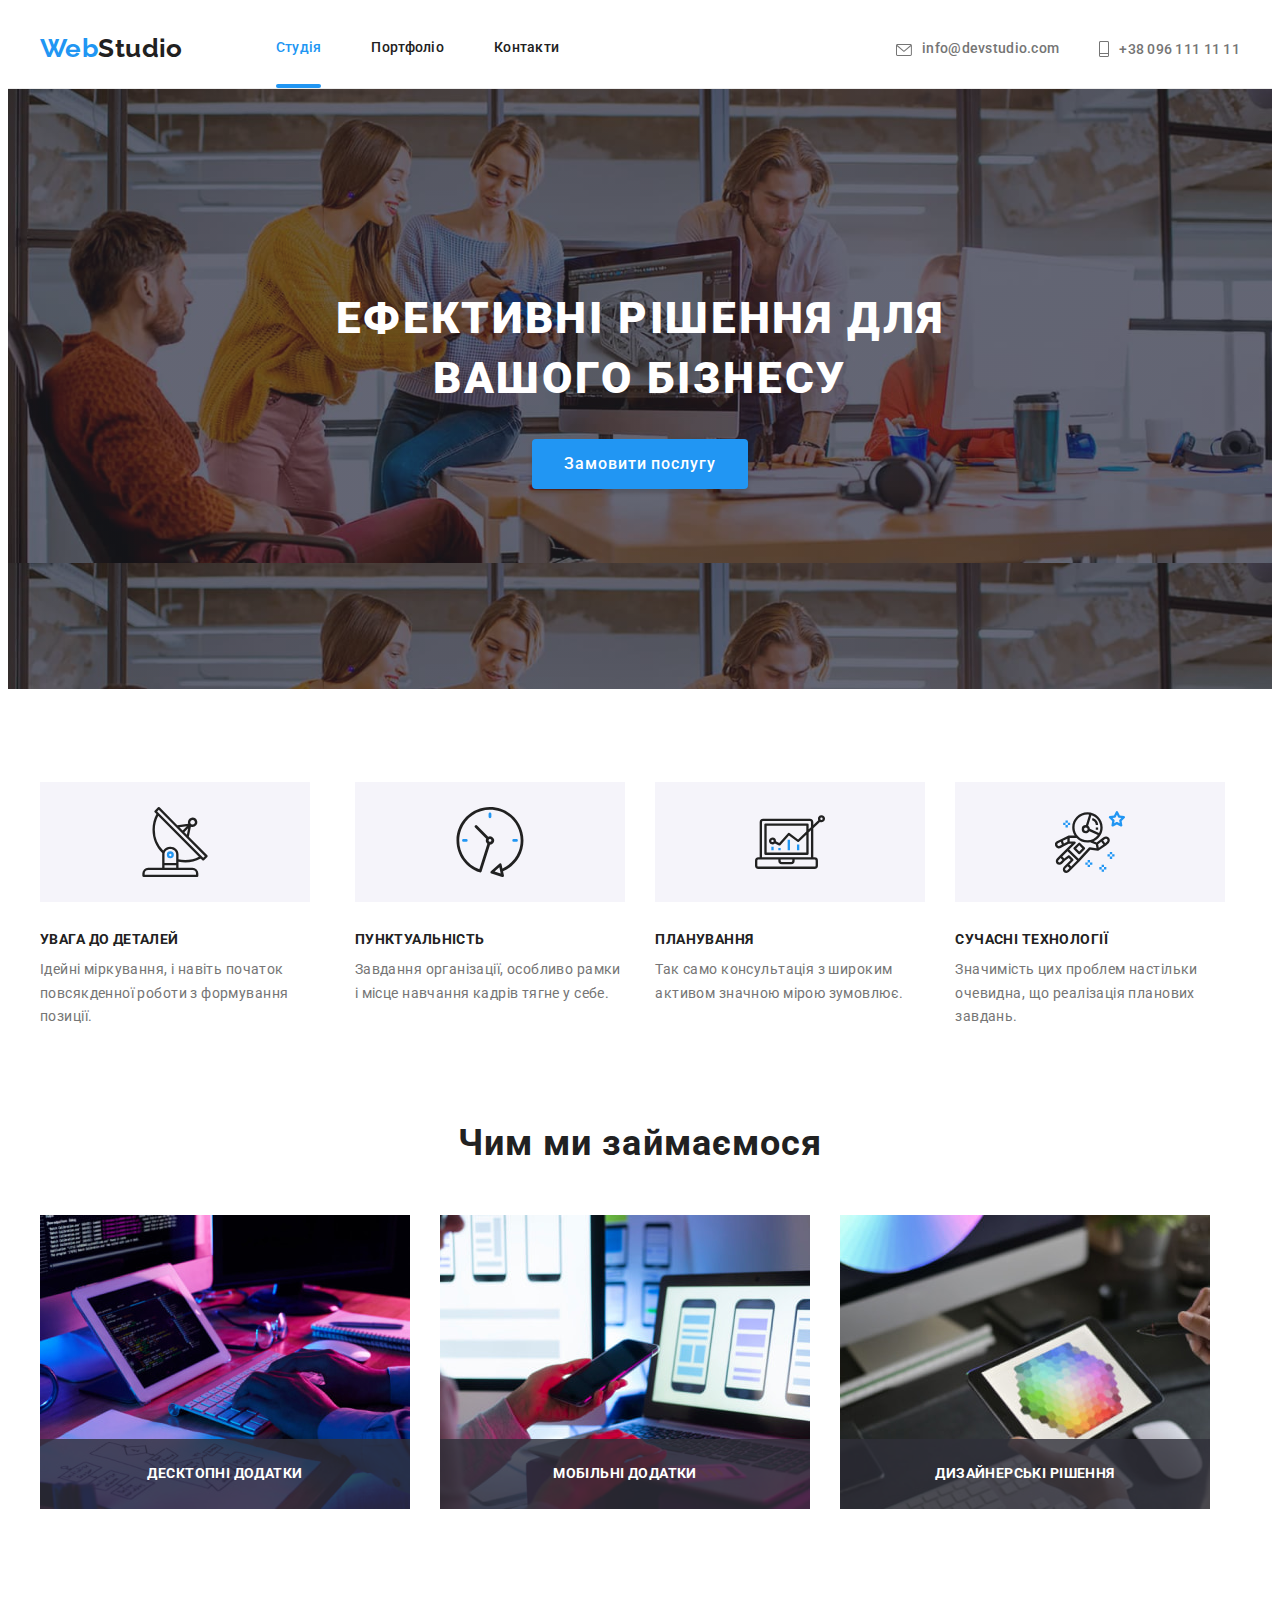
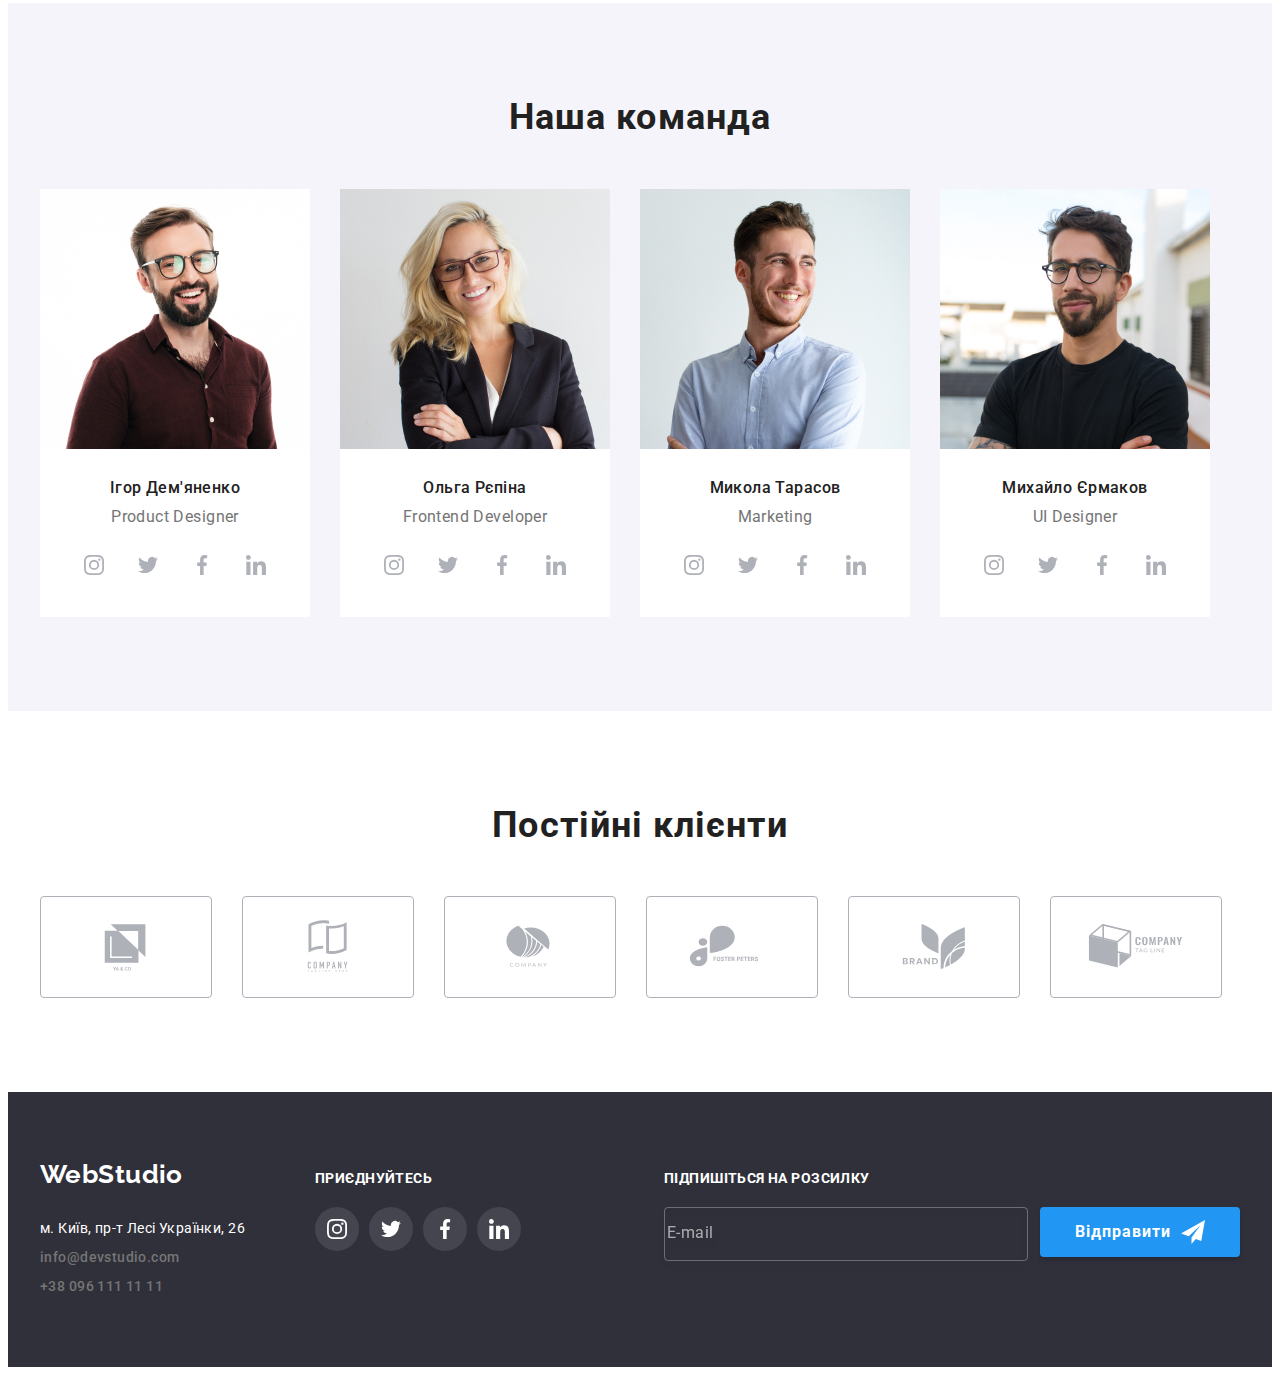
<file: index.html>
<!DOCTYPE html>
<html lang="uk">
    
<head>
        <title>main page homework</title>
        <meta charset="UTF-8">
        <meta http-equiv="X-UA-Compatible" content="IE=edge">
        <meta name="viewport" content="width=device-width, initial-scale=1.0">
        <link rel="preconnect" href="https://fonts.googleapis.com">
        <link rel="preconnect" href="https://fonts.gstatic.com" crossorigin>
        <link href="https://fonts.googleapis.com/css2?family=Raleway:wght@700&family=Roboto:wght@400;500;700;900&display=swap" rel="stylesheet">
        <link rel="stylesheet" href="https://cdnjs.cloudflare.com/ajax/libs/modern-normalize/1.1.0/modern-normalize.min.css" integrity="sha512-wpPYUAdjBVSE4KJnH1VR1HeZfpl1ub8YT/NKx4PuQ5NmX2tKuGu6U/JRp5y+Y8XG2tV+wKQpNHVUX03MfMFn9Q==" crossorigin="anonymous" referrerpolicy="no-referrer">
        <link rel="stylesheet" href="./css/style.css">
    
    
</head>    

<body>

    <header class="header">
        <div class="container header-nav">
            <nav class="main-nav">   
                <a class="logo" href="WebStudio"> <span class="spanlogo">Web</span>Studio</a>
                <ul class="site-nav">
                    
                    <li class="header-li"><a class="navigation current" href="./index.html">Студія</a> </li>
                    <li class="header-li"><a class="navigation non-current" href="./portfolio.html">Портфоліо</a></li>
                    <li class="header-li"><a class="navigation non-current" href="Контакти">Контакти</a> </li>
                    
                </ul> 
                
               
            </nav>
             
            
                <ul class="auth-nav">
                    <li class="header-li">
                         <a class="contact mail-icon" href="mailto:info@devstudio.com">
                            <svg class="head-icon" width="16px" height="12px" >
                            <use href="./images/icons.svg#icon-envelope"></use>
                            </svg>info@devstudio.com
                        </a>
                    </li>
                    
                    <li class="header-li">
                        <a class="contact phone-icon" href="tel:+380961111111">
                            <svg class="head-icon" width="10px" height="16px">
                            <use href="./images/icons.svg#icon-phone"></use>
                            </svg>+38 096 111 11 11
                        </a>
                    </li>
                </ul>
            
        </div>
        
    </header>
    
     <main>

    
         <section class="section-main">
            <div class="main-hero">
                <h1 class="main-title">Ефективні рішення для вашого бізнесу</h1>
                <button data-modal-open class="main-button" type="button">Замовити послугу</button>
                
               
            </div>
           
           
        </section>    

        <section class="section benefits">
            <div class="container">
                <h2 class="section-title hide">Основні переваги</h2>
                <ul class="list-benefits">
                    <li>
                        <div class="icon-div">
                            <svg class="benefits-icon" width="70px" height="70px">
                                <use href="./images/icons.svg#icon-antenna1"></use>
                            </svg>
                        </div>
                        <h3 class="column-title">Увага до деталей</h3>
                        <p class="column-descr"> Ідейні міркування, і навіть початок повсякденної роботи з формування позиції.</p>
                    </li>

                    <li>
                        <div class="icon-div">
                            <svg class="benefits-icon" width="70px" height="70px">
                                <use href="./images/icons.svg#icon-clock1"></use>
                            </svg>
                        </div>
                        <h3 class="column-title">Пунктуальність</h3> 
                        <p class="column-descr">Завдання організації, особливо рамки і місце навчання кадрів тягне у себе.</p>
                    </li>

                    <li>
                        <div class="icon-div">
                            <svg class="benefits-icon" width="70px" height="70px">
                                <use href="./images/icons.svg#icon-diagram-1"></use>
                            </svg>
                        </div>
                         <h3 class="column-title">Планування</h3>
                        <p class="column-descr">Так само консультація з широким активом значною мірою зумовлює.</P>
                    </li>

                    <li>
                        <div class="icon-div">
                            <svg class="benefits-icon" width="70px" height="70px">
                                <use href="./images/icons.svg#icon-astronaut1"></use>
                            </svg>
                        </div>
                        <h3 class="column-title">Сучасні технології</h3>
                        <p class="column-descr">Значимість цих проблем настільки очевидна, що реалізація планових завдань.</p>
                    </li>
                </ul>
            </div>

        </section>
                  
        <section class="section no-padding">
            <div class="container">
                    <h2 class="section-title work">Чим ми займаємося</h2>
                <ul class="list-team"> 
                    <li> 
                        <div class="work-overlay">
                            <img class="work-photo" src="./images/box1(1).jpg"
                            alt="фото в фіолетовому тоні з руками друкуючими текст на клавіатурі"
                            width="370" 
                            height= "294">
                            <div class="overlay-img">
                                <p class="overlay-title">Десктопні додатки</p>
                            </div>
                        </div>
                    </li> 

                    <li> 
                        <div class="work-overlay">
                            <img class="work-photo" src="./images/box2(1).jpg" alt="фото людини з телефоном в руках"
                            width= "370" 
                            height= "294">
                            <div class="overlay-img">
                                <p class="overlay-title"> Мобільні додатки</p>
                            </div>
                        </div>
                    </li> 

                    <li>
                           <div class="work-overlay">
                            <img class="work-photo" src="./images/box3(1).jpg" alt="фото екрана телефону з клавіатурою на фоні"
                            width= "370"
                            height= "294">
                            <div class="overlay-img">
                                <p class="overlay-title"> Дизайнерські рішення</p>
                            </div>
                           </div>

                    </li>
                </ul>
            </div>
        </section>

        <section class="team section">
            <div class="container">
                    <h2 class="section-title">Наша команда</h2>
                <ul class="team-list">
                    <li class="team">
                            <img src="./images/teamcard1(1).jpg" alt="Product Designer"
                            width="270"
                            height="260">
                            <div class="namerole">
                                <h3 class="name">Ігор Дем'яненко</h3> 
                                <p class="role"  lang="en">Product Designer</p>
                           

                                <ul class="team-social-list">
                                    <li class="icon-item">
                                        <a class="social-link link" href="#">
                                            <svg class="social-icon" width="20px" height="20px">
                                                <use href="./images/icons.svg#icon-instagram2"></use>
                                            </svg>
                                        </a>
                                    </li>

                                    <li class="icon-item">
                                        <a class="social-link link" href="#">
                                            <svg class="social-icon" width="20px" height="20px">
                                                <use href="./images/icons.svg#icon-twitter1"></use>
                                            </svg>
                                        </a>
                                    </li>

                                    <li class="icon-item">
                                        <a class="social-link link" href="#">
                                            <svg class="social-icon" width="20px" height="20px">
                                                <use href="./images/icons.svg#icon-facebook1"></use>
                                            </svg>
                                        </a>
                                    </li>

                                    <li class="icon-item">
                                        <a class="social-link link" href="#">
                                            <svg class="social-icon" width="20px" height="20px">
                                                <use href="./images/icons.svg#icon-linkedin1"></use>
                                            </svg>
                                        </a>
                                    </li>
                                </ul>
                            </div>
                    </li>

                    <li class="team">
                        <img src="./images/teamcard2(1).jpg" alt="Frontend Developer"
                        width="270"
                        height="260">
                        <div class="namerole">
                            <h3 class="name">Ольга Рєпіна</h3> 
                            <p class="role"  lang="en">Frontend Developer</p>
                        
                        
                            <ul class="team-social-list">
                                <li class="icon-item">
                                    <a class="social-link link" href="#">
                                        <svg class="social-icon" width="20px" height="20px">
                                            <use href="./images/icons.svg#icon-instagram2"></use>
                                        </svg>
                                    </a>
                                </li>

                                <li class="icon-item">
                                    <a class="social-link link" href="#">
                                        <svg class="social-icon" width="20px" height="20px">
                                            <use href="./images/icons.svg#icon-twitter1"></use>
                                        </svg>
                                    </a>
                                </li>

                                <li class="icon-item">
                                    <a class="social-link link" href="#">
                                        <svg class="social-icon" width="20px" height="20px">
                                            <use href="./images/icons.svg#icon-facebook1"></use>
                                        </svg>
                                    </a>
                                </li>

                                <li class="icon-item">
                                    <a class="social-link link" href="#">
                                        <svg class="social-icon" width="20px" height="20px">
                                            <use href="./images/icons.svg#icon-linkedin1"></use>
                                        </svg>
                                    </a>
                                </li>
                            </ul>
                        </div>        
                        
                    </li>

                    <li class="team">
                        <img src="./images/teamcard3(1).jpg" alt="Marketing"
                        width="270"
                        height="260">
                        <div class="namerole">
                            <h3 class="name">Микола Тарасов</h3> 
                            <p class="role"  lang="en">Marketing</p>
                        
                            <ul class="team-social-list">
                                <li class="icon-item">
                                    <a class="social-link link" href="#">
                                        <svg class="social-icon" width="20px" height="20px">
                                            <use href="./images/icons.svg#icon-instagram2"></use>
                                        </svg>
                                    </a>
                                </li>

                                <li class="icon-item">
                                    <a class="social-link link" href="#">
                                        <svg class="social-icon" width="20px" height="20px">
                                            <use href="./images/icons.svg#icon-twitter1"></use>
                                        </svg>
                                    </a>
                                </li>

                                <li class="icon-item">
                                    <a class="social-link link" href="#">
                                        <svg class="social-icon" width="20px" height="20px">
                                            <use href="./images/icons.svg#icon-facebook1"></use>
                                        </svg>
                                    </a>
                                </li>

                                <li class="icon-item">
                                    <a class="social-link link" href="#">
                                        <svg class="social-icon" width="20px" height="20px">
                                            <use href="./images/icons.svg#icon-linkedin1"></use>
                                        </svg>
                                    </a>
                                </li>
                            </ul>
                        </div>   
                    </li>

                    <li class="team">
                        <img src="./images/teamcard4(1).jpg" alt="UI Designer"
                        width="270"
                        height="260">
                        <div class="namerole">
                            <h3 class="name">Михайло Єрмаков</h3> 
                            <p class="role" lang="en">UI Designer</p>
                            <ul class="team-social-list">
                                <li class="icon-item">
                                    <a class="social-link link" href="#">
                                        <svg class="social-icon" width="20px" height="20px">
                                            <use href="./images/icons.svg#icon-instagram2"></use>
                                        </svg>
                                    </a>
                                </li>

                                <li class="icon-item">
                                    <a class="social-link link" href="#">
                                        <svg class="social-icon" width="20px" height="20px">
                                            <use href="./images/icons.svg#icon-twitter1"></use>
                                        </svg>
                                    </a>
                                </li>

                                <li class="icon-item">
                                    <a class="social-link link" href="#">
                                        <svg class="social-icon" width="20px" height="20px">
                                            <use href="./images/icons.svg#icon-facebook1"></use>
                                        </svg>
                                    </a>
                                </li>

                                <li class="icon-item">
                                    <a class="social-link link" href="#">
                                        <svg class="social-icon" width="20px" height="20px">
                                            <use href="./images/icons.svg#icon-linkedin1"></use>
                                        </svg>
                                    </a>
                                </li>
                            </ul>
                        
                        </div>
                            
                    </li>

                </ul>
            </div>
        </section>

        <section class="section clients">
            <div class="container">
                <h4 class="client-title" > Постійні клієнти </h4>
                <ul class="client-main-box">
                    <li >
                        <div class="client-box">
                            <a class="client-link"  href="./portfolio.html">
                                <svg class="client-icon" width="106px" height="60px">
                                    <use href="./images/icons.svg#icon-client1"></use>
                                </svg>
                            </a>
                        </div>
                       
                    </li>

                    <li >
                        <div class="client-box">
                            <a class="client-link" href="./portfolio.html">
                                <svg class="client-icon" width="106px" height="60px">
                                    <use href="./images/icons.svg#icon-client2"></use>
                                </svg>
                            </a>
                        </div>
                    
                    </li>
                    <li >
                        <div class="client-box">
                            <a class="client-link" href="./portfolio.html">
                                <svg class="client-icon" width="106px" height="60px">
                                    <use href="./images/icons.svg#icon-client3"></use>
                                </svg>
                            </a>
                        </div>

                    
                    </li>
                    <li >
                        <div class="client-box">
                            <a class="client-link" href="./portfolio.html">
                                <svg class="client-icon" width="106px" height="60px">
                                    <use href="./images/icons.svg#icon-client4"></use>
                                </svg>
                            </a>
                        </div>
                    
                    </li>

                    <li >
                        <div class="client-box">
                            <a class="client-link" href="./portfolio.html">
                                <svg class="client-icon" width="106px" height="60px">
                                    <use href="./images/icons.svg#icon-client5"></use>
                                </svg>
                            </a>
                        </div>
                    
                    </li>

                    <li>
                        <div class="client-box">
                            <a class="client-link" href="./portfolio.html">
                                <svg class="client-icon" width="106px" height="60px">
                                    <use href="./images/icons.svg#icon-client6"></use>
                                </svg>
                            </a>
                        </div>
                    
                    </li>

                </ul>
            </div>

        </section>
    </main>

    <footer class="footer">
        <div class="footer-container container">
            
            <div class="footer-nav">
                <a class="footer-logo" href="WebStudio"> <span>Web</span>Studio</a>
                    <address>
                    <ul class="footer-list">
                        <li><a class="adress" href="https://goo.gl/maps/pS8TxzaBrTARouAY9">м. Київ, пр-т Лесі Українки, 26</a> </li>
                        <li><a class="footer contact" href="mailto:info@devstudio.com">info@devstudio.com</a></li>
                        <li><a class="footer contact" href="tel:+380961111111">+38 096 111 11 11</a></li>
                    </ul>
                    </address>
            </div>    
        
            <div class="footer-link">
                <p  class="invitation">Приєднуйтесь </p>
                    <ul class="team-social-list footer">
                        <li class="icon-item footer">
                            <a class="social-link link" href="#">
                                <svg class="social-icon footer" width="20px" height="20px">
                                    <use href="./images/icons.svg#icon-instagram2"></use>
                                </svg>
                            </a>
                        
                        </li>

                        <li class="icon-item footer">
                            <a class="social-link link" href="#">
                                <svg class="social-icon footer" width="20px" height="20px">
                                    <use href="./images/icons.svg#icon-twitter1"></use>
                                </svg>
                            </a>
                        </li>

                        <li class="icon-item footer">
                            <a class="social-link link" href="#">
                                <svg class="social-icon footer" width="20px" height="20px">
                                    <use href="./images/icons.svg#icon-facebook1"></use>
                                </svg>
                            </a>
                        </li>

                        <li class="icon-item footer">
                            <a class="social-link link" href="#">
                                <svg class="social-icon footer" width="20px" height="20px">
                                    <use href="./images/icons.svg#icon-linkedin1"></use>
                                </svg>
                            </a>
                        </li>
                    </ul>

                
            </div>
            
            <div class="footer-form">
                <p class="telegram-title">Підпишіться на розсилку</p>
                <form class="telegram-form">
                    <input type="email" name="email" class="footer-input" placeholder="E-mail">
                    
                    <div class="telegram-parent">
                        <button type="submit" class="btn-modalsubmit">Відправити</button>
                        <!-- <svg class="input-icon" width="18px" height="18px">
                            <use href="./images/icons.svg#icon-letter-icon"></use>

                        </svg> -->
                    </div>
                            
                </form> 
            </div>   
        </div>       
        
    </footer>
    
    <div class="backdrop is-hidden" data-modal>
        <div class="modal">
         <button class="close-modal" data-modal-close>
             <svg class="modal-btn"  >
                 <use href="./images/icons.svg#icon-Vector" ></use>
             </svg>
         </button>

         <p class="modal-title">Залиште свої дані, ми вам передзвонимо</p>
         
         <form class="modal-form">
            <label for="username" class="modal-label"> Ім'я</label>
           <div class="icon-parent">
            <input type="username" name="username" class="modal-input"  id="name">
                <svg class="input-icon" width="18px" height="18px">
                    <use href="./images/icons.svg#icon-name"></use>
                </svg>
           </div>
            
            <label for="tel" class="modal-label">Телефон</label>
            <div class="icon-parent">
                <input type="tel" name="tel" class="modal-input"  id="tel"> 
                <svg class="input-icon" width="18px" height="18px">
                    <use href="./images/icons.svg#icon-telef"></use>
                </svg>
            </div>
            
            <label for="email" class="modal-label">Пошта</label>
            <div class="icon-parent">
                <input type="email" name="email" class="modal-input"  id="email">
                <svg class="input-icon" width="18px" height="18px">
                    <use href="./images/icons.svg#icon-letter-icon"></use>
                </svg>
            </div>
            
            <label for="comment" class="modal-label">Коментар</label>
            <textarea name="comment" id="comment" class="modal-comment"
            placeholder="Введіть текст"></textarea>
            
    
            
            <label class="checkbox" for="checkbox">
                <input class="modal-checkbox" type="checkbox" name="agree" id="checkbox" value="Погоджуюся з розсилкою та приймаю Умови договору"> 
                <span class="empty"> 
                    <svg class="check-icon" width="16px" height="15px">                   
                    <use href="./images/icons.svg#icon-check"></use>            
                    </svg>
                </span>
                <span class="modal-text" >Погоджуюся з розсилкою та приймаю <a class="modal-link" href="">Умови договору</a></span>
               
            </label>
            
            <button type="submit" class="btn-modalsubmit">Відправити</button>

         </form>

        </div>
    </div>
    <script src="./js/modal.js"></script>
</body>
</html>
</file>
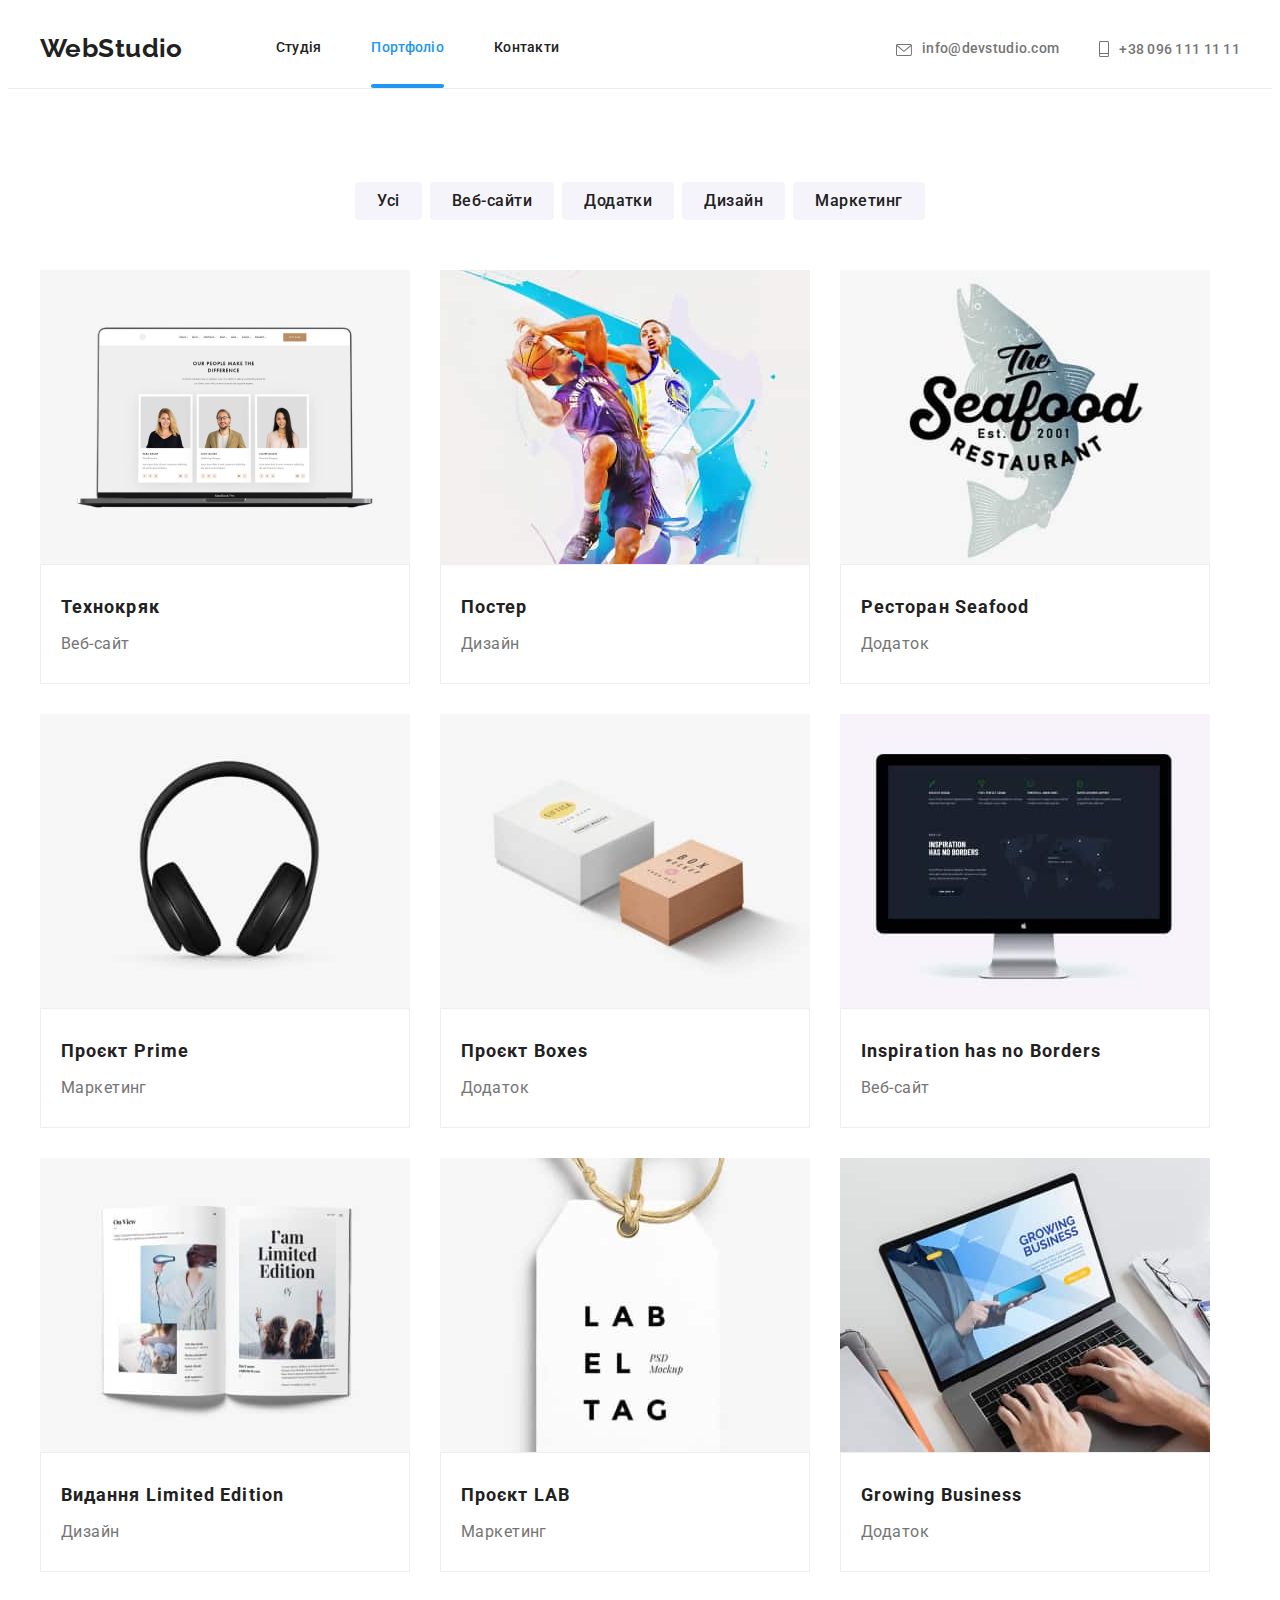
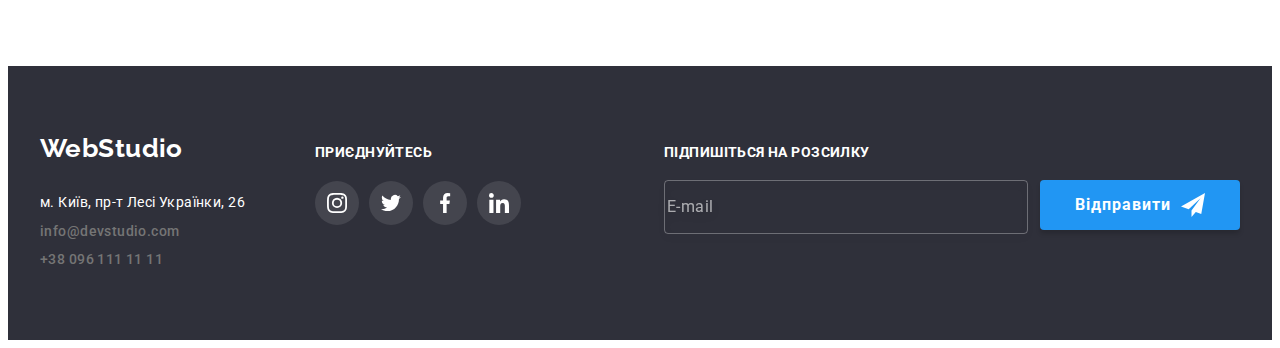
<file: portfolio.html>
<!DOCTYPE html>
<html lang="uk">
<head>
    <title>portfolio page homework</title>
    <meta charset="UTF-8">
    <meta http-equiv="X-UA-Compatible" content="IE=edge">
    <meta name="viewport" content="width=device-width, initial-scale=1.0">
    <link rel="preconnect" href="https://fonts.googleapis.com">
    <link rel="preconnect" href="https://fonts.gstatic.com" crossorigin>
    <link href="https://fonts.googleapis.com/css2?family=Raleway:wght@700&family=Roboto:wght@400;500;700;900&display=swap" rel="stylesheet">
    <link rel="stylesheet" href="https://cdnjs.cloudflare.com/ajax/libs/modern-normalize/1.1.0/modern-normalize.min.css" integrity="sha512-wpPYUAdjBVSE4KJnH1VR1HeZfpl1ub8YT/NKx4PuQ5NmX2tKuGu6U/JRp5y+Y8XG2tV+wKQpNHVUX03MfMFn9Q==" crossorigin="anonymous" referrerpolicy="no-referrer">
    <link rel="stylesheet" href="./css/style.css">
</head>
<body>
    <header class="header">
        
       <div class="container header-nav">
            <nav class="main-nav">   
                <a class="logo" href="WebStudio"> <span>Web</span>Studio</a>
                <ul class="site-nav">
                    
                    <li><a class="navigation non-current" href="./index.html">Студія</a> </li>
                    <li><a class="navigation current" href="./portfolio.html">Портфоліо</a></li>
                    <li><a class="navigation non-current" href="Контакти">Контакти</a> </li>
                    
                </ul>
                
               
            </nav>

            <ul class="auth-nav">
                <li>
                     <a class="contact mail-icon" href="mailto:info@devstudio.com">
                        <svg class="head-icon" width="16px" height="12px" >
                        <use href="./images/icons.svg#icon-envelope"></use>
                        </svg>info@devstudio.com
                    </a>
                </li>
                
                <li>
                    <a class="contact phone-icon" href="tel:+380961111111">
                        <svg class="head-icon" width="10px" height="16px">
                        <use href="./images/icons.svg#icon-phone"></use>
                        </svg>+38 096 111 11 11
                    </a>
                </li>
            </ul>
       
        </div>
        
    </header>
</body>    

<main>
    
    <section class="section">
       <div class="container">
            <h1 class="hide">Розділи</h1>
            <ul class="page-nav">
                <li><button type="button" class="page-button" href="Усі" > Усі </button></li>
                <li><button type="button" class="page-button" href="Веб-сайти" > Веб-сайти </button></li>
                <li><button type="button" class="page-button" href="Додатки" > Додатки </button></li>
                <li><button type="button" class="page-button" href="Дизайн" > Дизайн </button></li>
                <li><button type="button" class="page-button" href="Маркетинг" > Маркетинг </button></li>
            </ul>
           
            <ul class="page-list">
                <li class="page-li">
                   <div class="portfolio-box">
                        <img src="./images/img.jpg" alt="Веб-сайт Технокряк"
                        width="370"
                        height="294">

                       <div class="overlay-portfolio">
                         <p class="overlay-text"> Ресурс пропонує комплексні пропозиції з різним рівнем функціоналу та сервісів. Все це дозволить відвідувачу отримати вичерпні відомості про компанію чи приватну особу.</p>
                       </div>
                    </div>
                        
                    <div class="portfolio-div">
                        <h2 class="portfolio-title">Технокряк</h2>
                        <p class="portfolio-descr">Веб-сайт</p>
                    </div>   

                 
                  
                               
                 </li>

                <li class="page-li">
                    <div class="portfolio-box">
                            <img src="./images/img(1).jpg" alt="Приклад дизайну-постер"
                        width="370"
                        height="294">
                        <div class="overlay-portfolio">
                            <p class="overlay-text"> Ресурс пропонує комплексні пропозиції з різним рівнем функціоналу та сервісів. Все це дозволить відвідувачу отримати вичерпні відомості про компанію чи приватну особу.</p>
                        </div>
                    </div>
                        <div class="portfolio-div">
                            <h2 class="portfolio-title">Постер</h2>
                            <p class="portfolio-descr">Дизайн</p>
                        </div> 
                    
                </li>

                <li class="page-li">
                    <div class="portfolio-box">
                            <img src="./images/img(2).jpg" alt="Додаток Ресторан Seafood"
                        width="370"
                        height="294">
                        <div class="overlay-portfolio">
                            <p class="overlay-text"> Ресурс пропонує комплексні пропозиції з різним рівнем функціоналу та сервісів. Все це дозволить відвідувачу отримати вичерпні відомості про компанію чи приватну особу.</p>
                        </div>
                    </div>

                        <div class="portfolio-div">
                            <h2 class="portfolio-title">Ресторан Seafood</h2>
                            <p class="portfolio-descr">Додаток</p>
                        </div>           
                       
                </li>

                <li class="page-li">
                   <div class="portfolio-box">
                        <img src="./images/img(3).jpg" alt="Маркетинг Проєкт Prime"
                        width="370"
                        height="294">
                        <div class="overlay-portfolio">
                            <p class="overlay-text"> Ресурс пропонує комплексні пропозиції з різним рівнем функціоналу та сервісів. Все це дозволить відвідувачу отримати вичерпні відомості про компанію чи приватну особу.</p>
                        </div>
                    </div>

                        <div class="portfolio-div">
                            <h2 class="portfolio-title">Проєкт Prime</h2>
                            <p class="portfolio-descr">Маркетинг</p>
                        </div>
                  
                </li>

                <li class="page-li" >
                    <div class="portfolio-box">
                            <img src="./images/img(4).jpg" alt="Додаток Проєкт Boxes"
                        width="370"
                        height="294">
                        <div class="overlay-portfolio">
                            <p class="overlay-text"> Ресурс пропонує комплексні пропозиції з різним рівнем функціоналу та сервісів. Все це дозволить відвідувачу отримати вичерпні відомості про компанію чи приватну особу.</p>
                        </div>
                    </div>

                        <div class="portfolio-div">
                            <h2 class="portfolio-title">Проєкт Boxes</h2>
                            <p class="portfolio-descr">Додаток</p>
                        </div>      
                          
                </li>

                <li class="page-li">
                    <div class="portfolio-box">
                            <img src="./images/img(5).jpg" alt="Приклад дизайну - Веб-сайт"
                        width="370"
                        height="294">
                        <div class="overlay-portfolio">
                            <p class="overlay-text"> Ресурс пропонує комплексні пропозиції з різним рівнем функціоналу та сервісів. Все це дозволить відвідувачу отримати вичерпні відомості про компанію чи приватну особу.</p>
                        </div>
                    </div>

                        <div class="portfolio-div">
                            <h2 class="portfolio-title">Inspiration has no Borders</h2>
                            <p class="portfolio-descr">Веб-сайт</p>
                        </div>                
                    
                </li>

                <li class="page-li" >
                    <div class="portfolio-box">
                            <img src="./images/img(6).jpg" alt="Приклад дизайну-видання"
                        width="370"
                        height="294">
                        <div class="overlay-portfolio">
                            <p class="overlay-text"> Ресурс пропонує комплексні пропозиції з різним рівнем функціоналу та сервісів. Все це дозволить відвідувачу отримати вичерпні відомості про компанію чи приватну особу.</p>
                        </div>
                    </div>

                        <div class="portfolio-div">
                            <h2 class="portfolio-title">Видання Limited Edition</h2>
                            <p class="portfolio-descr">Дизайн</p>
                        </div>        
                    
                </li>

                <li class="page-li">
                    <div class="portfolio-box">
                            <img src="./images/img(7).jpg" alt="Маркетинг Проєкт "
                        width="370"
                        height="294">
                        <div class="overlay-portfolio">
                            <p class="overlay-text"> Ресурс пропонує комплексні пропозиції з різним рівнем функціоналу та сервісів. Все це дозволить відвідувачу отримати вичерпні відомості про компанію чи приватну особу.</p>
                        </div>
                    </div>

                        <div class="portfolio-div">
                            <h2 class="portfolio-title">Проєкт LAB</h2>
                            <p class="portfolio-descr">Маркетинг</p>
                        </div>
                
                </li>

                <li class="page-li">
                    <div class="portfolio-box">
                            <img src="./images/img(8).jpg" alt="Приклад дизайн додатку"
                        width="370"
                        height="294">
                        <div class="overlay-portfolio">
                            <p class="overlay-text"> Ресурс пропонує комплексні пропозиції з різним рівнем функціоналу та сервісів. Все це дозволить відвідувачу отримати вичерпні відомості про компанію чи приватну особу.</p>
                        </div>
                    </div>

                        <div class="portfolio-div">
                            <h2 class="portfolio-title">Growing Business</h2>
                            <p class="portfolio-descr">Додаток</p>
                        </div>              
                    
                 </li>

            </ul>
       </div>
    </section>
</main>

<footer class="footer">
    <div class="footer-container container">
        
        <div class="footer-nav">
            <a class="footer-logo" href="WebStudio"> <span>Web</span>Studio</a>
                <address>
                <ul class="footer-list">
                    <li><a class="adress" href="https://goo.gl/maps/pS8TxzaBrTARouAY9">м. Київ, пр-т Лесі Українки, 26</a> </li>
                    <li><a class="footer contact" href="mailto:info@devstudio.com">info@devstudio.com</a></li>
                    <li><a class="footer contact" href="tel:+380961111111">+38 096 111 11 11</a></li>
                </ul>
                </address>
        </div>    
    
        <div class="footer-link">
            <a  class="invitation" href="#">Приєднуйтесь </a>
                <ul class="team-social-list footer">
                    <li class="icon-item footer">
                        <a class="social-link link" href="#">
                            <svg class="social-icon footer" width="20px" height="20px">
                                <use href="./images/icons.svg#icon-instagram2"></use>
                            </svg>
                        </a>
                    </li>

                    <li class="icon-item footer">
                        <a class="social-link link" href="#">
                            <svg class="social-icon footer" width="20px" height="20px">
                                <use href="./images/icons.svg#icon-twitter1"></use>
                            </svg>
                        </a>
                    </li>

                    <li class="icon-item footer">
                        <a class="social-link link" href="#">
                            <svg class="social-icon footer" width="20px" height="20px">
                                <use href="./images/icons.svg#icon-facebook1"></use>
                            </svg>
                        </a>
                    </li>

                    <li class="icon-item footer">
                        <a class="social-link link" href="#">
                            <svg class="social-icon footer" width="20px" height="20px">
                                <use href="./images/icons.svg#icon-linkedin1"></use>
                            </svg>
                        </a>
                    </li>
                </ul>

           
        </div>

        <div class="footer-form">
            <p class="telegram-title">Підпишіться на розсилку</p>
            <form class="telegram-form">
                <input type="email" name="email" class="footer-input" placeholder="E-mail">
                
                <div class="telegram-parent">
                    <button type="submit" class="btn-modalsubmit">Відправити</button>
                    <!-- <svg class="input-icon" width="18px" height="18px">
                        <use href="./images/icons.svg#icon-letter-icon"></use>

                    </svg> -->
                </div>
                        
            </form> 
        </div>   
    </div>       
    
</footer>
</html>
</file>
<file: css/style.css>
:root{
    --primary-text-color: rgba(33, 33, 33, 1);
    --secondary-text-color: rgba(117, 117, 117, 1);
    --accent-color: rgba(33, 150, 243, 1);
    --white-color:rgba(255, 255, 255, 1);
    --cub:cubic-bezier(0.4, 0, 0.2, 1)
 }
  
 body {
    font-family: 'Roboto', sans-serif;
    letter-spacing: 0.03em;
    font-size: 14px;
 } 


 h1,
 h2,
 h3,
 h4,
 h5,
 h6,
 p{
   margin: 0;
 }

 img{
   display: block;
   max-width: 100%;
   height: auto;
 }

ul{
   margin: 0;
   padding: 0;
   list-style: none;
 }

 button{
   cursor: pointer;
 }

 .container {
   width: 1200px;
   padding-left: 15px;
   padding-right: 15px;
   margin-left: auto;
   margin-right: auto;
   
 }
.section{
   padding-top: 94px;
   padding-bottom: 94px;
}

.section.no-padding{
   padding-top: 0px;
   
}

   /*Header*/

 .site-nav {
   display: flex;
    gap: 50px;
   
 }

 .auth-nav{
   display: flex;
   justify-content: end;
   align-items: center;
   padding-top: 25px;
   padding-bottom: 25px;
   gap: 40px;

 }

 .main-nav{
   display: flex;
   align-items: center;
   margin-right: auto;
   
   padding-top: 25px;
   padding-bottom: 25px;
   
 }

.header {
   border-bottom: 1px solid #ECECEC;

}

.container.header-nav{
   display: flex;
   height: 80px;
}

 .logo{
   color: var(--primary-text-color);
   font-family: 'Raleway';
   font-weight: 700;
   font-size: 26px;
   line-height: 1.71;
   text-decoration: none;
   text-align: start;
   margin-right: 93px;
   padding-top: 25px;
   padding-bottom: 25px;

 }

 .spanlogo {
    color: var(--accent-color);
 }

 .navigation.current {
   color: var(--accent-color);
  
}

.navigation.current::after{
   content: "";
   position: absolute;
   display: block;
   width: 100%;
   height: 4px;
   background-color: var(--accent-color);
   bottom: 0;
   left: 0;
   border-radius: 4px;
   opacity: 1; 
}

 .navigation {
   position: relative;

   color: var(--primary-text-color);
    
   font-weight: 500;
   font-size: 14px;
   line-height: 1.14;
   letter-spacing: 0.02em;
   text-decoration: none;
   padding-top: 32px;
   padding-bottom: 32px;
   
   display: block;

   transition: color 250ms var(--cub);
 }

 .navigation.non-current::after{
   content: "";
   position: absolute;
  
   display: block;
   width: 100%;
   height: 4px;
   background-color: var(--accent-color);
   bottom: 0;
   left: 0;
   border-radius: 4px;
   
   opacity: 0.5;
   transform: scaleY(0);
   transition: opacity 250ms var(--cub), transform 250ms var(--cub);
   
 }

 .navigation.non-current:hover::after,
 .navigation.non-current:focus::after{
   opacity: 0.7;
   transform: scaleY(1);
 }

 .navigation:hover,
 .navigation:focus{
    color: var(--accent-color);
  
 }

 .contact {
    color: var(--secondary-text-color);

    font-weight: 500;
    font-size: 14px;
    line-height: 1.14 ;
    letter-spacing: 0.02em;
    text-decoration: none;
    font-style: normal;
   
    padding-top: 32px;
    padding-bottom: 32px;
    margin-left: auto;

    transition: color 250ms var(--cub)
 }

 .head-icon{
   fill: var(--secondary-text-color);
  
   margin-right: 10px;
   position: relative;
   top: 3px;

   transition: fill 250ms var(--cub)
 }

 .contact:hover,
 .contact:focus{
    color: var(--accent-color);
 }

 .contact:hover .head-icon{
   fill: var(--accent-color);
 }

/* _____________________________main_______________________________________ */
.section-main{
   background-color: rgba(47, 48, 58, 1);
   max-width: 1600px;
   margin-left: auto;
   margin-right: auto;
}

 .main-hero{
    background-image: linear-gradient(rgba(47, 48, 58, 0.4),rgba(47, 48, 58, 0.4)), url(../images/mainimg.jpg);
    background-size: contain;
    max-width:1600px;
    padding: 200px 0px;
    margin-left: auto;
    margin-right: auto;
   
}

 .main-button {
    color: var(--white-color);
    background-color: var(--accent-color);
    box-shadow: 0px 4px 4px rgba(0, 0, 0, 0.15);
    border-radius: 4px;
    border: 0px;

    font-family:'Roboto', sans-serif;
    font-weight: 500;
    font-size: 16px;
    line-height: 1.62;
    text-align: center;
    letter-spacing: 0.06em;
    
    display: block;
    margin: 0 auto;
    width: 216px;
    height: 50px;
}
 
                             /* Benefits */

 .main-title {
   color: var(--white-color);

   font-weight: 900;
    font-size: 44px;
    line-height:1.36;
    text-align: center;
    letter-spacing: 0.06em;
    text-transform: uppercase;

    margin-bottom: 30px;
   margin-left: auto;
   margin-right: auto;

   width: 696px;
}

.section-title {
    color: var(--primary-text-color);

    font-weight: 700;
    font-size: 36px;
    line-height: 1.16;
    text-align: center;
    letter-spacing: 0.03em;

    margin-bottom: 50px;
} 

 .hide {
   border:0;
   height: 1px;
   margin: -1px;
   overflow: hidden;
   padding: 0;
   width: 1px;
 
 }

.column-title {
    color: var(--primary-text-color);    

    font-weight: 700;
    font-size: 14px;
    line-height: 1.14;
    text-transform: uppercase;

    margin-bottom: 10px;
}

.column-descr{
   color: var(--secondary-text-color);

    font-size: 14px;
    line-height: 1.71;
}

.list-benefits{
   display: flex;
   gap: 30px;
   flex-basis: content;

}

.icon-div{
   display: flex;
   width: 270px;
   height: 120px;
   background-color: rgba(245, 244, 250, 1);
   margin-bottom: 30px;
   align-items: center;
   justify-content: center;
}

.benefits-icon{
   align-items: center;
}

   
/* WORK SECTION------------------------------------------------------------ */
.work-overlay{
   width: 370px;
   height: 294px;
   position: relative;
}
.overlay-img{
   position: absolute;
   width: 370px;
   height: 70px;
   background-color: rgba(47, 48, 58, 0.8);
   bottom: 0;
}
 .overlay-title{
   position: absolute;

   font-weight: 700;
   font-size: 14px;
   line-height: 1.14;
   text-align: center;
   letter-spacing: 0.03em;
   text-transform: uppercase;

   color: var(--white-color);

   top: 50%;
   left: 50%;
   transform: translate(-50%,-50%);

 }
   /* -----------------------------TEAM SECTION----------------------------------- */
  

.list-team{
   display: flex;
   gap: 30px;

}

.team-list{
   display: flex;
   gap: 30px;
}

.team-list li {
   text-align: center;

   background-color: var(--white-color);

}

.namerole{
   padding-top: 30px;
   padding-bottom: 30px;
}

.team.section{
   background-color: rgba(245, 244, 250, 1);
}
  
.name {
    color: var(--primary-text-color);

    font-weight: 500;
    font-size: 16px;
    line-height: 1.18;

   margin-bottom: 10px;
   margin-right: 0px;}

.role {
      display: block;
      color: var(--secondary-text-color);
      font-size: 16px;
      line-height: 1.18;
      margin-bottom: 16px;
      
}

.team-social-list{
   display: flex;
   align-items: center;
   justify-content: center;
   gap: 10px;
  
   
}

.team-social-list.footer{
   margin-top: 20px;
}


.icon-item{
   width:44px;
   height: 44px;   
}

.social-link.link{
   width: 100%;
   height: 100%;
   border-radius: 50%;

   display: flex;
   justify-content: center;
   align-items: center;

   
   transition: background-color 250ms var(--cub);
   
}

.social-icon {
  fill: rgba(175, 177, 184, 1);
  transition: fill 250ms var(--cub);
}

.social-link.link:hover,
.social-link.link:focus{
   background-color: var(--accent-color);
}

.social-link:hover .social-icon{
   fill: var(--white-color);
}

/* ////////// ____________________CLIENT___________________________________ */

.client-title {
   font-weight: 700;
   font-size: 36px;
   line-height: 1.16;
   text-align: center;
   letter-spacing: 0.03em;
   text-transform:initial;

   color: var(--primary-text-color);

   margin-bottom: 50px;

}
.client-main-box{
   display: flex;
   gap: 30px;
   align-items: center;
   
}

.client-link{
   width: 170px;
   height: 100px;

   border: 1px solid ;
   border-radius: 4px;
   border-color:rgba(175, 177, 184, 1) ;

    display: flex;
    align-items: center;
    justify-content: center;
    margin-left: auto;
    margin-right: auto;
   
    transition: border-color 250ms var(--cub);
}

.client-icon{
   fill: rgba(175, 177, 184, 1);
   background-size: contain;
   
   cursor: pointer;
   transition: fill 250ms var(--cub);
}

.client-link:hover{
   border-color:var(--accent-color) ;
}

.client-link:hover .client-icon{
   fill: var(--accent-color);
}

   /*--------------------------------- footer ----------------------------------------------*/

   footer{
      background-color: rgba(47, 48, 58, 1);
      padding:60px 0  ;
   }
   .footer-container{
      display: flex;
      align-items:baseline;
      justify-content: center;
    }
   .footer-nav{
      margin-right: 70px;
   }
   .footer-logo{
      display: inline-block;
    color:rgba(255, 255, 255, 1);

    font-family: 'Raleway';
    font-weight: 700;
    font-size: 26px;
    line-height: 1.71;
    text-decoration: none;
    margin-bottom: 20px;

   }
   .adress {
   display: block;
    color:var(--white-color);

    font-size: 14px;
    line-height: 1.71;
    text-decoration: none;
    font-style: normal;
    margin-bottom: 12px;
    padding: auto;
    }

    .footer.contact{
      display: inline-block;
     color: var(--secondary-text-color);

      font-size: 14px;
      line-height: 1.14;
      letter-spacing: 0.03em;
      margin-bottom: 12px;
      padding: 0 0;
    }

    .footer-list li :not(last child){
      margin-bottom: 8px;
    }

  

    .invitation{
      font-weight: 700;
      font-size: 14px;
      line-height: 1.14;
      letter-spacing: 0.03em;
      text-transform: uppercase;
      color: var(--white-color);
      text-decoration: none;
      align-self: start;
    }

    .footer-link{
      display: flex;
      flex-direction: column;
      justify-content: flex-start;
      align-items: center;
      width: 206px;
      height: 80px;
    }

    .social-icon.footer {
      fill: var(--white-color)
    }
    
    .icon-item.footer{
      background-color: rgba(255, 255, 255, 0.1);
      border-radius: 50%;
    }

.footer-form{
   margin-left: auto;
}
.telegram-form{
      display: flex;
      flex-direction: row;
      justify-content: baseline;
      gap: 12px;
      padding-top: 20px;
}
   
   .telegram-title{
      font-family: 'Roboto';
      font-style: normal;
      font-weight: 700;
      font-size: 14px;
      line-height: 1.16;
      letter-spacing: 0.03em;
      text-transform: uppercase;
      color: var(--white-color);
   
   }
   
   .footer-input{
      height: 50px;
      width: 358px;
      background-color: transparent;
      border: 1px solid rgba(255, 255, 255, 0.3);
      filter: drop-shadow(0px 4px 4px rgba(0, 0, 0, 0.15));
      border-radius: 4px;
      color: var(--white-color);
    
   
   }
   .footer-input::placeholder{
      font-family: 'Roboto';
      font-style: normal;
      font-weight: 400;
      font-size: 16px;
      line-height: 20px;
   
      display: flex;
      align-items: center;
      letter-spacing: 0.03em;
   
      color: rgba(255, 255, 255, 0.6);
   
      
   }
   
   .telegram-parent .btn-modalsubmit::after{
      content: "";
      display: flex;
      justify-content: center;
      background-image:url(../iconsend.svg);
      background-color: var(--accent-color);
      width: 24px;
      height: 24px;
      margin-left: 10px;
   }

   .telegram-parent .btn-modalsubmit{
      margin-top: 0;
   }
      

    /*------------------------------------- PortfolioPage --------------------*/
    
 .portfolio-title{
   color: var(--primary-text-color);
   font-weight: 700;
   font-size: 18px;
   line-height: 2.00;
   letter-spacing: 0.06em;

   margin-bottom: 4px;
}

.portfolio-descr{
    color: var(--secondary-text-color);

    font-size: 16px;
    line-height: 1.88;
}

.portfolio-div{
   padding: 24px 20px;
   border-top: 1px solid #EEEEEE;
   border-bottom: 1px solid #EEEEEE;
   border-left: 1px solid #EEEEEE;
   border-right: 1px solid #EEEEEE;
}
.page-nav{
   display: flex;
   align-items: center;
   justify-content: center;
   margin-bottom: 50px;
   gap: 8px;
}

 .page-list{
   display: flex;
   flex-wrap: wrap;
     
}

.page-li{
   width:370px;
   margin-right: 30px;
   margin-bottom: 30px;
   transition: box-shadow 250ms var(--cub);
}

.page-li:nth-child(3n){
   margin-right: 0;
}

.page-li:nth-child(n+7){
   margin-bottom: 0;
 }

.page-button{
 color: var(--primary-text-color);
 background: rgba(245, 244, 250, 1);

 font-family:'Roboto', sans-serif;
 font-weight: 500;
 font-size: 16px;
 line-height: 1.62;

 text-align: center;
 letter-spacing: 0.03em;
 border-radius: 4px;
 border: none;

 padding: 6px 22px;

 transition: color 250ms var(--cub), background-color 250ms var(--cub),box-shadow 250ms var(--cub) ;

}    

.page-button:hover,
.page-button:focus{
    color: var(--white-color);
    background-color: var(--accent-color);
    box-shadow: 0px 3px 1px rgba(0, 0, 0, 0.1), 0px 1px 2px rgba(0, 0, 0, 0.08), 0px 2px 2px rgba(0, 0, 0, 0.12);
   border-radius: 4px;

}

.page-li:hover, .page-li:focus{
   /* border: 1px solid #EEEEEE; */
   box-shadow: 0px 1px 1px rgba(0, 0, 0, 0.12), 0px 4px 4px rgba(0, 0, 0, 0.06), 1px 4px 6px rgba(0, 0, 0, 0.16);

}

.portfolio-box{
   position: relative;
   width: 370px;
   height: 294px;
   overflow: hidden;
   

}

.overlay-portfolio{
   width: 370px;
   height: 294px;
   background-color: rgba(33, 150, 243, 0.9);
   position: absolute;
   top: 0;
   left: 0;
   transform: translateY(100%);
   transition: transform 250ms var(--cub);
}

.overlay-text{
font-size: 18px;
line-height: 1.56;
letter-spacing: 0.03em;

color: var(--white-color);

padding: 63px 24px;
opacity: 0;

transition: opacity 250ms var(--cub) 300ms;
}

.page-li:hover .overlay-portfolio{
   transform: translateY(0);
}

.page-li:hover .overlay-text{
   opacity: 1;
}
/* _________________________MODAL________________________________ */

.backdrop {
position: fixed;
width: 100%;
height: 100%;
top: 0px;
background-color: rgba(0, 0, 0, 0.2);
transition:visibility 300ms var(--cub), opacity 300ms var(--cub) ;
}
   
    
.modal {
   position: absolute;
  
   width: 528px;
   min-height: 581px;
   box-shadow: 0px 1px 3px rgba(0, 0, 0, 0.12), 0px 1px 1px rgba(0, 0, 0, 0.14), 0px 2px 1px rgba(0, 0, 0, 0.2);
   background-color: var(--white-color);
   border-radius: 4px;
  
   top: 50%;
   left: 50%;
   transform: translate(-50%, -50%) scale(1);
   transition: transform 300ms var(--cub);

   padding: 40px;
   
}   
   
.backdrop.is-hidden .modal {
   transform: translate(-50%, -50%) scale(0);
}   
   
 .is-hidden {
   visibility:hidden;
   opacity:0;
   pointer-events:none;

}   

.close-modal {
   position: absolute;
   top: 8px;
   right: 8px;
   width: 30px;
   height: 30px;
   cursor: pointer;
   background-color: transparent;
   border: none;
}    

.modal-btn {
   fill: black;
   width: 11px;
   height: 11px;
}    

.modal-title{
   font-weight: 700;
   font-size: 20px;
   line-height: 1.15;
   text-align: center;
   letter-spacing: 0.03em;

   color: var(--primary-text-color);

   margin-bottom: 12px;

}

.modal-input{
   width: 100%;
   height: 40px;
   padding-left: 42px;
   
   border: 1px solid rgba(33, 33, 33, 0.2);
   border-radius: 4px;
   background-color: transparent;
   outline: transparent;

   transition: border-color 250ms var(--cub);

}
.icon-parent{
   position: relative;
   margin-bottom: 10px;
   

}

.input-icon{
   position: absolute;
   left: 15px;
   top: 50%;
   transform: translateY(-50%);

   transition: fill 250ms var(--cub);
}
.modal-input:hover,
.modal-input:focus{
   border-color: var(--accent-color);
}
.modal-input:focus + .input-icon{
   fill:var(--accent-color)
}

.modal-label{
display: block;
  
font-size: 12px;
line-height: 1.16;

letter-spacing: 0.01em;
color: rgba(117, 117, 117, 1);
margin-bottom: 4px;

}
.modal-comment{
   width: 100%;
   height: 120px;
   resize: none;
   border: 1px solid rgba(33, 33, 33, 0.2);
   border-radius: 4px;
   outline: none;
 
   transition: border-color 250ms var(--cub);
   
   padding: 12px 16px;

   margin-bottom: 20px;
}
.modal-comment:focus,
.modal-comment:hover{
   border-color: var(--accent-color);

}

.modal-comment::placeholder{
   font-family: 'Roboto';
   font-weight: 400;
   font-size: 12px;
   line-height: 1.16;
   letter-spacing: 0.01em;
   color: rgba(117, 117, 117, 0.5);

   transition: color 250ms var(--cub);

}

.modal-comment:hover::placeholder{
   color: var(--accent-color);
}

.btn-modalsubmit{
   margin-left: auto;
   margin-right: auto;
   height: 50px;
   width: 200px;

   margin-top: 30px;
   color: var(--white-color);
   background-color: var(--accent-color);

   border: none;

   font-family: 'Roboto';
   font-style: normal;
   font-weight: 700;
   font-size: 16px;
   line-height:1.88;
   letter-spacing: 0.06em;

   display: flex;
   align-items: center;
   justify-content: center;
    
   box-shadow: 0px 4px 4px rgba(0, 0, 0, 0.15);
   border-radius: 4px;
   
}

.checkbox{
   position: relative;
   width: 406px;
   height: 17px;
   display: flex;
    align-items: center;
    margin-left: auto;
    margin-right: auto;
  
}

.modal-checkbox{
   margin: 0;
   width: 15px;
   height: 15px;
}



.modal-text{
   font-family: 'Roboto';
   font-style: normal;
   font-weight: 400;
   font-size: 14px;
   line-height: 1.71;
   letter-spacing: 0.03em;
   color:rgba(117, 117, 117, 1);
   margin-left: 7px;
   
}
.modal-link{
   font-family: 'Roboto';
   font-style: normal;
   font-weight: 400;
   font-size: 14px;
   line-height: 1.71;
   letter-spacing: 0.03em;
   text-decoration: none;
   color: rgba(33, 150, 243, 1);
}



.check-icon{
   position: absolute;
   top: 0;
   left: 0;
   fill: white;
   opacity: 0;
   padding-bottom: 2px;
   padding-right: 2px;

   
}
.empty{
   position: absolute;
   top: 0;
   left: 0;
   width: 16px;
   height: 15px;
   border: 2px solid var(--secondary-text-color);
   border-radius: 2px;
   transition: border;
   transition-duration: 250ms;
   transition-timing-function: cubic-bezier(0.4, 0, 0.2, 1);
}

.modal-checkbox:checked+.empty{
   background-color: var(--accent-color);
}

.modal-checkbox:checked+.empty .check-icon{
   opacity: 1;
}


/* ___________________FOOTER FORM_______________________ */
</file>
